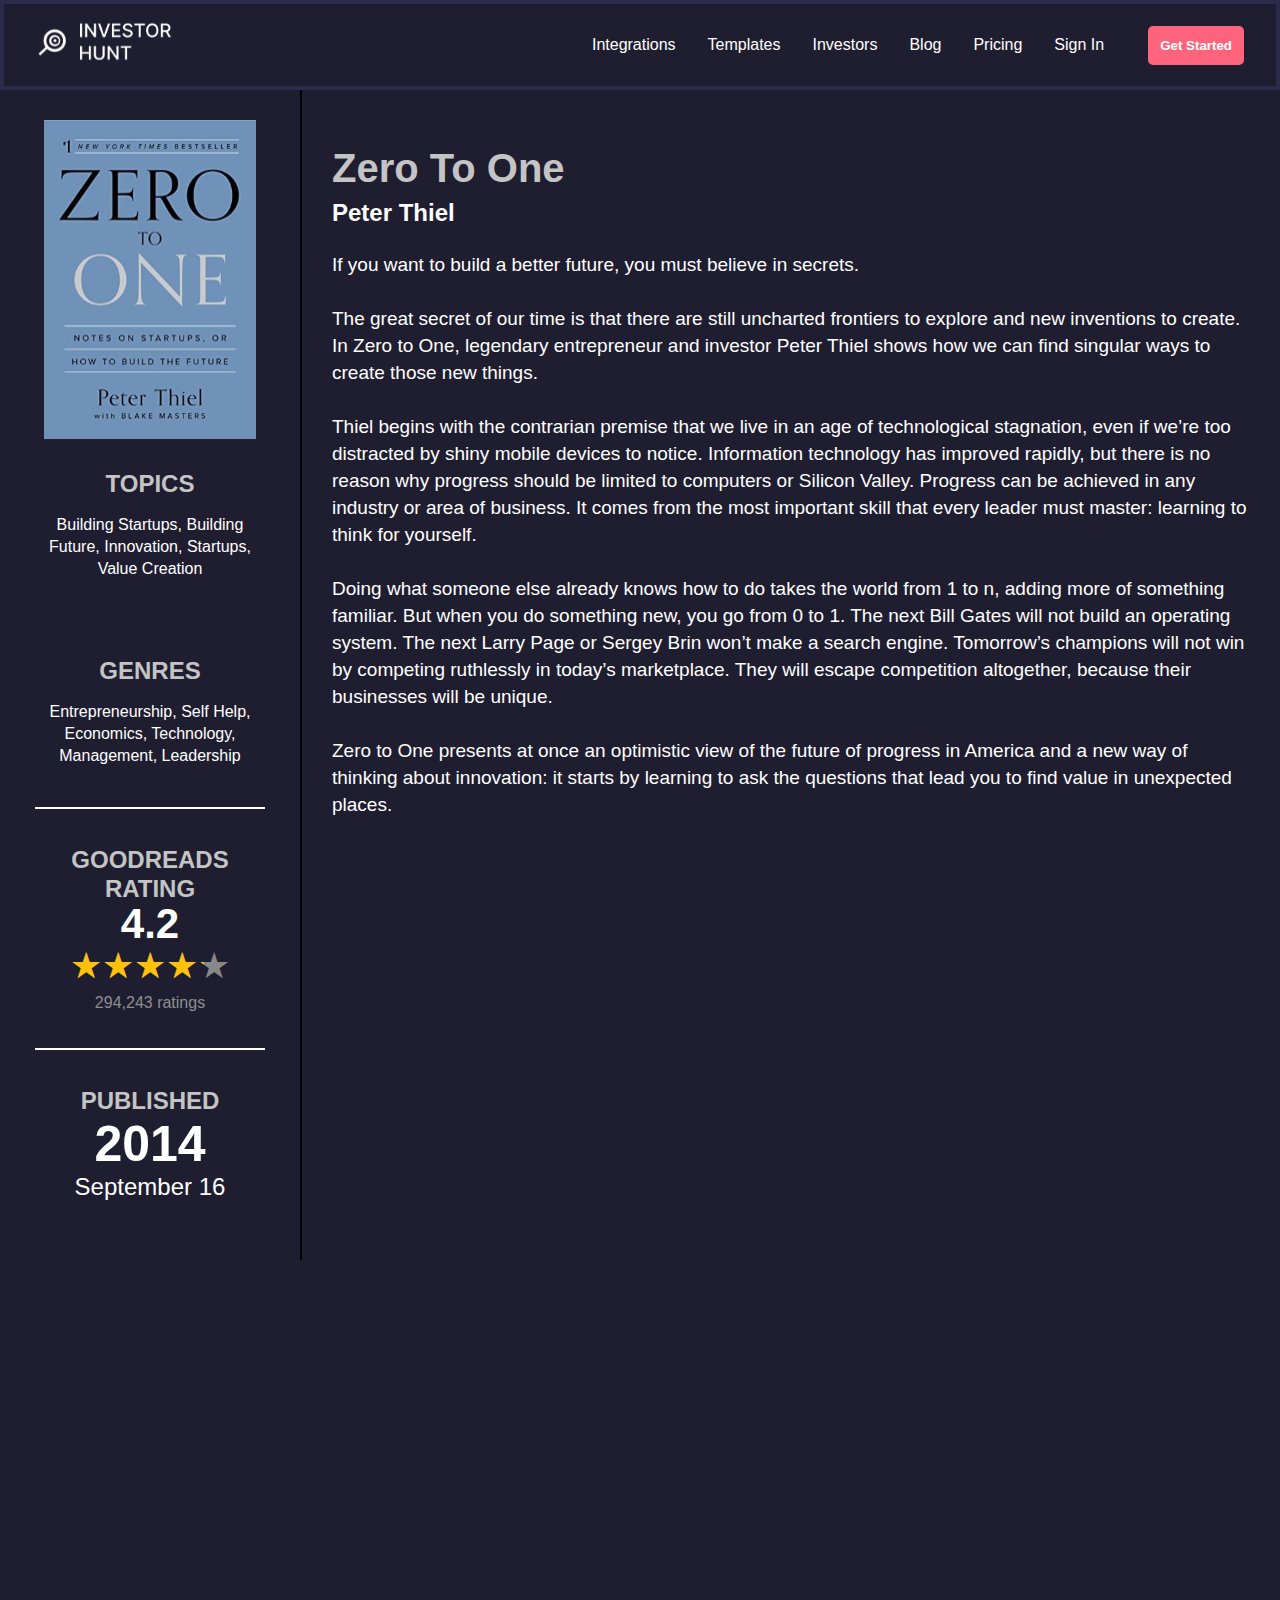
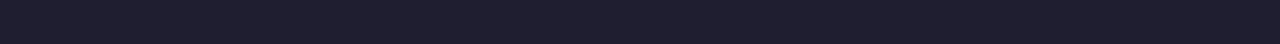
<file: book.html>
<!DOCTYPE html>
<html lang="en">
    <meta charset="UTF-8" />
    <meta name="viewport" content="width=device-width,initial-scale=1" />
    <link rel="stylesheet" href="./index.css" />
    <link rel="stylesheet" href="./book.css" />

    <title>Book Details</title>

    <body>
        <div id="main">
            <nav id="navbar">
                <div id="logo">
                    <img src="./public/IH_logo.svg" alt="Investor Hunt Logo" />
                </div>
                <input id="menuToggle" type="checkbox" />
                <label id="menuButtonContainer" for="menuToggle">
                    <div id="menuButton"></div>
                </label>

                <ul id="menu">
                    <li>
                        <a
                            class="link"
                            href="https://investorhunt.co/integrations"
                            >Integrations</a
                        >
                    </li>
                    <li>
                        <a class="link" href="https://investorhunt.co/templates"
                            >Templates</a
                        >
                    </li>
                    <li>
                        <a class="link" href="https://investorhunt.co/investors"
                            >Investors</a
                        >
                    </li>
                    <li>
                        <a class="link" href="https://investorhunt.co/blogs"
                            >Blog</a
                        >
                    </li>
                    <li>
                        <a class="link" href="https://investorhunt.co/pricing"
                            >Pricing</a
                        >
                    </li>
                    <li>
                        <a
                            class="link"
                            href="https://investorhunt.co/users/sign_in"
                            >Sign In</a
                        >
                    </li>
                    <li>
                        <button id="startBtn">
                            <a href="https://investorhunt.co/users/sign_up"
                                >Get Started</a
                            >
                        </button>
                    </li>
                </ul>
            </nav>

            <main id="bookPage">
                <aside id="left">
                    <div id="imgDiv">
                        <img
                            src="./public/sample_book.svg"
                            alt="Sample book"
                            id="bookPageImage"
                        />
                    </div>
                    <div id="bookInfo">
						<input id="more" type="checkbox"/>
                        <label id="moreLabel" for="more"></label>
                        <div class="bookSection">
                            <span class="subheading">TOPICS</span>
                            <p>
                                Building Startups, Building Future, Innovation,
                                Startups, Value Creation
                            </p>
                        </div>

                        <div id="hidden">
                            <div class="bookSection">
                                <span class="subheading">GENRES</span>
                                <p>
                                    Entrepreneurship, Self Help, Economics,
                                    Technology, Management, Leadership
                                </p>
                            </div>
                            <div class="bookSection">
                                <span class="subheading">GOODREADS RATING</span>
                                <span id="bookRating">4.2</span>

                                <div class="ratingStars">
                                    <div class="ratingUpper" style="width: 84%">
                                        <span>★</span>
                                        <span>★</span>
                                        <span>★</span>
                                        <span>★</span>
                                        <span>★</span>
                                    </div>
                                    <div class="ratingLower">
                                        <span>★</span>
                                        <span>★</span>
                                        <span>★</span>
                                        <span>★</span>
                                        <span>★</span>
                                    </div>
                                </div>
                                <span id="ratingsCount">294,243 ratings</span>
                            </div>
                            <div class="bookSection">
                                <span class="subheading">PUBLISHED</span>
                                <span id="year">2014</span>
                                <span id="date">September 16</span>
                            </div>
                        </div>
                    </div>
                </aside>
                <section id="right">
                    <span id="title">Zero To One</span>
                    <span id="author">Peter Thiel</span>
                    <span id="description">
                        If you want to build a better future, you must believe
                        in secrets.<br /><br />The great secret of our time is
                        that there are still uncharted frontiers to explore and
                        new inventions to create. In Zero to One, legendary
                        entrepreneur and investor Peter Thiel shows how we can
                        find singular ways to create those new things.
                        <br /><br />Thiel begins with the contrarian premise
                        that we live in an age of technological stagnation, even
                        if we’re too distracted by shiny mobile devices to
                        notice. Information technology has improved rapidly, but
                        there is no reason why progress should be limited to
                        computers or Silicon Valley. Progress can be achieved in
                        any industry or area of business. It comes from the most
                        important skill that every leader must master: learning
                        to think for yourself.<br /><br />Doing what someone
                        else already knows how to do takes the world from 1 to
                        n, adding more of something familiar. But when you do
                        something new, you go from 0 to 1. The next Bill Gates
                        will not build an operating system. The next Larry Page
                        or Sergey Brin won’t make a search engine. Tomorrow’s
                        champions will not win by competing ruthlessly in
                        today’s marketplace. They will escape competition
                        altogether, because their businesses will be unique.
                        <br /><br />Zero to One presents at once an optimistic
                        view of the future of progress in America and a new way
                        of thinking about innovation: it starts by learning to
                        ask the questions that lead you to find value in
                        unexpected places.
                    </span>
                </section>
            </main>
        </div>
    </body>
</html>
</file>
<file: index.css>
html,
body {
    font-family: "Segoe UI", Tahoma, Geneva, Verdana, sans-serif;
    color: white;
}

#main {
    position: absolute;
    top: 0;
    left: 0;
    width: 100%;
    padding-bottom: 24rem;

    background: #1f1e30;
}

#header {
    display: flex;
    align-items: center;
    justify-content: space-between;

    /* padding: 12px;	 */
}

#navbar {
    display: flex;
    flex-direction: row;
    align-items: center;
    justify-content: space-between;
    color: #fff;
    height: 50px;
    padding: 1em;
    border: 4px solid #2c2b4c;
}

#menu {
    display: flex;
    flex-direction: row;
    align-items: center;
    list-style-type: none;
    margin: 0;
    padding: 0;
}

#menu > li {
    margin: 0 1rem;
    /* overflow: hidden; */
}

#menuButtonContainer {
    display: none;
    height: 30px;
    width: 30px;
    cursor: pointer;
    flex-direction: column;
    justify-content: center;
    align-items: center;
}

#menuToggle {
    display: none;
}

#menuButton,
#menuButton::before,
#menuButton::after {
    display: block;
    background-color: #fff;
    position: absolute;
    height: 4px;
    width: 30px;
    transition: transform 400ms cubic-bezier(0.23, 1, 0.32, 1);
    border-radius: 2px;
}

#menuButton::before {
    content: "";
    margin-top: -8px;
}

#menuButton::after {
    content: "";
    margin-top: 8px;
}

#menuToggle:checked + #menuButtonContainer #menuButton::before {
    margin-top: 0px;
    transform: rotate(135deg);
}

#menuToggle:checked + #menuButtonContainer #menuButton {
    background: rgba(255, 255, 255, 0);
}

#menuToggle:checked + #menuButtonContainer #menuButton::after {
    margin-top: 0px;
    transform: rotate(-135deg);
}

#menu a {
    text-decoration: none;
    color: #ffffff;
}

#startBtn {
    background-color: #ff647c;
    border-radius: 5px;
    border: 0;
    padding: 12px;
    margin-left: 12px;
    cursor: pointer;

    font-weight: bold;
    color: white;
}

#section {
    max-width: 1680px;
    margin: 0 auto;
    /* max-height: 402px; */

    display: flex;
    justify-content: space-between;
    align-items: center;

    background: #2d2c45;
}

#sectionLeft {
    padding: 60px 100px;
    width: 50%;
    order: 1;
}

#sectionRight {
    order: 2;
    flex-shrink: 0;
}

#startupBooks {
    width: 100%;
}

#attract {
    font-size: 32px;
    font-weight: 700;
}

.link:hover {
    cursor: pointer;
}

#wrapper {
    display: flex;
    max-width: 1680px;
    height: 100%;
}

#content {
    display: flex;
    flex-direction: column;
    margin: 20px auto;
	padding: 24px;
	flex-shrink: 1;
}

#modal {
    display: none;
}

#results {
	display: flex;
	border: 1px solid #aaadc6;
    border-radius: 3px;

	position: relative;
	
	padding: 8px 12px;
	background-color: #eee;
}

#resultsText {
	color: black;
	font-weight: 700;
}

#results > input {
	position: absolute;
	width: 30px;
	height: 30px;
	z-index: 1;
	opacity: 0;

	top: 2px;
	right: 9px;
	cursor: pointer;
	display: none;
}

#results > #filters {
	z-index: 0;
	width: 30px;
	display: none;
}

#cross {
	color:rgba(255, 255, 255, 0.66);
    background-color: rgba(5, 5, 27, 0.494);
    display: none;
}

#results > input:hover ~ #cross {
    color: white;
    text-decoration: none;
    cursor: pointer;
    border-radius: 3px;
    background-color: rgba(0, 0, 0, 0.909);
}

/* Books */

#books {
    margin: 24px auto;
    height: 100%;

    display: grid;
    gap: 4rem;

    flex-shrink: 0;
    grid-template-columns: repeat(1, 1fr);
}

.book {
    max-width: 240px;
    max-height: 360px;

    display: flex;
    flex-direction: column;
    padding: 10px;

    background: #2d2c45;
}

#bookImage {
    max-width: 130px;
    max-height: 196px;

    margin: 0 auto;
}

.tag {
    width: 55px;
    height: 20px;

    text-align: center;
    position: relative;
}

.tagRect {
    width: 65px;
    height: 23px;
}

.tagSpan {
    position: absolute;
    top: 50%;
    left: 50%;
    transform: translate(-50%, -50%);
    font-size: 11px;
    font-weight: 600;
}

#bookInfo {
    display: flex;
    flex-direction: column;
    margin: 5px;
}

#bookInfoSection {
    margin: 0 18px;
    display: flex;
    flex-direction: column;
    gap: 5px;
}

#bookTitle {
    font-weight: 700;
    font-size: 20px;
    cursor: pointer;
}

#bookAuthor {
    color: #c4c4c4;
    font-weight: 400;
    font-size: 12px;
}

#ratings {
    display: flex;
    flex-direction: row;
    align-items: center;
}

#ratingSpan {
    color: #8e8e8e;
    font-size: 10px;
    margin-right: 4px;
}

.ratingStars {
    display: inline-block;
    unicode-bidi: bidi-override;
    color: #888888;
    font-size: 25px;
    height: 25px;
    width: auto;
    margin: 0;
    position: relative;
    padding: 0;
}

.ratingLower {
    padding: 0;
    display: flex;
    font-size: 18px;
}

.ratingUpper {
    color: #ffc107;
    padding: 0;
    position: absolute;
    z-index: 1;
    display: flex;
    top: 0;
    left: 0;
    overflow: hidden;
    font-size: 18px;
}

#rating {
    margin: 0 6px;
}

#ratingsCount {
    color: #8e8e8e;
    font-size: 8px;
}

#buttons {
    margin-top: 12px;

    display: flex;
    justify-content: space-between;
    gap: 8px;
}

#amazon {
    border: 0;
    border-radius: 5px;
    padding: 2px 14px;
    font-size: 13px;

    color: white;
    background: #6979f8;

    cursor: pointer;
}

#bookDetails {
    border: 0;
    border-radius: 5px;
    padding: 2px 14px;
    font-size: 13px;

    color: white;
    background: #9ba6fa;

    cursor: pointer;
}

/* Left bar */

#leftBar {
    height: 100vh;
    min-width: 223px;
    max-width: 332px;
    flex-grow: 1;

    padding: 40px 20px;
    border: 4px solid #2c2b4c;
}

#hiddenFilters {
    display: none;
}

#popular {
    display: flex;
    align-items: center;
    width: 100%;
    margin-bottom: 64px;
}

.checkbox {
    width: 20px;
    height: 20px;
    accent-color: #7bbe72;
}

#leftTag {
    width: 100px;
    height: 27px;
    position: relative;
}

#leftTagRect {
    width: 140px;
    height: 30px;
}

#leftCrown {
    position: absolute;
    top: 50%;
    left: 25%;
    transform: translate(-50%, -50%);
    font-size: 15px;
    font-weight: 600;
}

#leftPopular {
    position: absolute;
    top: 50%;
    left: 75%;
    transform: translate(-50%, -50%);
    font-size: 15px;
    font-weight: 600;
}

.filterLabel {
    margin-top: 32px;
    display: flex;
    align-items: center;
    gap: 12px;

	cursor: pointer;
}

#topicsCheckbox {
	float: right;
	height: 0;
}

#topicItems {
	height: 300px;
	overflow: hidden;
	transition: all 500ms ease-in-out;
}

#topicsCheckbox:checked ~ #topicItems {
	height: 0;
}

.arrow {
	transition: all 500ms ease-in-out;
}

#topicsCheckbox:checked + .filterLabel .arrow {
	transform: rotate(180deg);
}

#genresCheckbox {
	height: 0;
	float: right;
}

#genresItems {
	height: 60px;
	overflow: hidden;
	transition: all 500ms ease-in-out;
}

#genresCheckbox:checked ~ #genresItems {
	height: 0;
}

#genresCheckbox:checked + .filterLabel .arrow {
	transform: rotate(180deg);
}

#authorsCheckbox {
	height: 0;
	float: right;
}

#authorsItems {
	height: 60px;
	overflow: hidden;
	transition: all 500ms ease-in-out;
}

#authorsCheckbox:checked ~ #authorsItems {
	height: 0;
}

#authorsCheckbox:checked + .filterLabel .arrow {
	transform: rotate(180deg);
}

.input {
    margin: 14px 0;
    width: 100%;
    padding: 8px;
    box-sizing: border-box;

    color: white;
    background-color: #1f1e30;
    border: 1px solid #aaadc6;
    border-radius: 7px;
}

.input:focus {
    outline: none;
}

.checkboxLabel {
    display: flex;
    align-items: center;
    gap: 12px;
}

#topics {
    display: flex;
    flex-direction: column;
    gap: 8px;
}

@media (max-width: 800px) {
    #menuButtonContainer {
        display: flex;
    }

    #menu {
        position: absolute;
        top: 0;
        margin-top: 90px;
        left: 0;

        flex-direction: column;
        justify-content: center;
        align-items: center;
        width: 98%;
    }

    #menuToggle ~ #menu li {
        height: 0;
        margin: 0;
        padding: 0;
        border: 0;
        transition: height 400ms cubic-bezier(0.23, 1, 0.32, 1);
    }

    #menuToggle:checked ~ #menu li {
        border: 1px solid #444;
        height: 2.5em;
        padding: 0.5em;
        transition: height 400ms cubic-bezier(0.23, 1, 0.32, 1),
            opacity 400ms ease-in-out;
    }

    #menu > li {
        opacity: 1;
        display: flex;
        align-items: center;
        justify-content: center;
        margin: 0;
        padding: 0.5em 0;
        width: 100%;
        color: white;
        background-color: rgb(28, 22, 59);
    }
    #menu > li:not(:last-child) {
        border-bottom: 1px solid #444;
    }

    #menuToggle:not(:checked) ~ #menu > li {
        opacity: 0;
        transition: height 400ms cubic-bezier(0.23, 1, 0.32, 1),
            opacity 200ms ease-in-out;
    }
}

@media (max-width: 950px) {
    #books {
        margin-top: 24px;
        grid-template-columns: repeat(1, 1fr);
    }

    #content {
        padding: 0 12px;
		width: 100%;
    }
	
}
@media (max-width: 650px) {
    #wrapper {
        display: flex;
        flex-direction: column;
    }

    #content {
        width: 90%;
    }

    #leftBar {
        display: none;
    }

    #results input:checked ~ #modal {
        position: fixed;

        top: 0;
        left: 0;
        width: 100vw;
        height: 100vh;
        z-index: 2;

        display: flex;
        align-items: center;
        justify-content: center;

        background-color: rgba(255, 255, 255, 0.5);
    }

    #results input:checked ~ #modal > #modalContent {
        background-color: #1f1e30;
        z-index: 3;
        margin: 20px;
        padding: 20px;
        border: 1px solid #888;
        width: 80%;
		height: 90%;
    }

    #close {
        color: #aaaaaa;
        float: right;
        font-size: 28px;
        font-weight: bold;
    }

	#results > input {
		display: block;
		margin-left: auto;
	}

    #results > input:checked {
        position: fixed;
		cursor: pointer;
        float: right;
        top: 48px;
        right: 48px;

        z-index: 4;
        width: 40px;
        height: 40px;
        opacity: 0;
    }

	#results > input ~ #filters {
		display: block;
		margin-left: auto;
	}

    #results > input:checked + #cross {
        font-size: 38px;
        position: fixed;
        float: right;
        top: 50px;
        right: 50px;

        z-index: 3;
        width: 40px;
        height: 40px;
        display: flex;
        align-items: center;
        justify-content: center;
    }

    #books {
        grid-template-columns: repeat(1, 1fr);
    }
}

@media (min-width: 950px) {
    #books {
        padding: 0px 48px;
        grid-template-columns: repeat(2, 1fr);
    }

}

@media (min-width: 1200px) {
    #books {
        gap: 4rem;
        padding: 0;
        grid-template-columns: repeat(3, 1fr);
    }

}

/* Middle section */

@media (max-width: 1200px) {
    #sectionLeft {
        padding: 40px 60px;
    }
}

@media (max-width: 1000px) {
    #section {
        display: flex;
        flex-direction: column;
        padding: 20px;
    }
    #sectionLeft {
        order: 2;
        width: 100%;
        padding: 20px;
    }
    #sectionRight {
        order: 1;
    }
}
</file>
<file: book.css>
#bookPage {
	display: flex;
	flex-direction: column;
	align-items: center;
}

#left {
    display: flex;
    flex-direction: column;

    padding: 30px;
    align-items: center;
    text-align: center;
}

#bookInfo {
	position: relative;
}

#imgDiv {
    height: 320px;
	width: 100%;
}

#bookPageImage {
    /* width: 100%; */
    height: 100%;
	/* object-fit: cover; */
}

.bookSection {
    border-bottom: 2px solid white;

    display: flex;
    flex-direction: column;
    align-items: center;
}

.bookSection:last-child {
	border: none;
}

.subheading {
    color: #c4c4c4;
    font-weight: 700;
    font-size: 24px;
    line-height: 29px;
}

.bookSection p {
    font-weight: 500;
    font-size: 16px;
    line-height: 22px;
    text-align: center;

    color: #ffffff;
}

.bookSection {
	margin-top: 12px;
}

#bookInfo > .bookSection {
	margin-top: 24px;
}

#hidden {
	display: none;
}

#moreLabel {
	position: absolute;
	top: 100%;
	right: 0;
}

#more {
	display: none;
}

#moreLabel:hover {
	border-bottom: 2px solid #fff;
}

#moreLabel:after {
	content: "Show more...";

	cursor: pointer;
	font-size: 18px;
	color: #fff;
}

#more:checked + #moreLabel::after {
	content: "Show less...";

	cursor: pointer;
	font-size: 18px;
	color: #fff;
}

#more:checked ~ #hidden {
	display: flex;
	flex-direction: column;

	height: 100%;
	margin-bottom: 24px;
}

#more:not(:checked) ~ .bookSection {
	border: none;
}

.info {
    color: #c4c4c4;
    font-size: 24px;
    font-weight: bold;
}

#bookRating {
    font-size: 42px;
    font-weight: 700;
    line-height: 42px;
}

.ratingStars {
    margin-bottom: 24px;
}

.ratingLower {
    font-size: 36px;
}

.ratingUpper {
    font-size: 36px;
}

#ratingsCount {
    color: #8e8e8e;
    font-size: 16px;
	margin-bottom: 12px;
}

#year {
    font-size: 50px;
    font-weight: 700;
}

#date {
    font-size: 24px;
}

/* RIGHT */

#right {
	margin-top: 24px;
    display: flex;
    flex-direction: column;

    padding: 0 30px;
}

#title {
    font-weight: 700;
    font-size: 40px;
    line-height: 48px;

    color: #c4c4c4;
}

#author {
    margin-top: 6px;
    font-weight: 700;
    font-size: 24px;
    line-height: 29px;
}

#description {
    margin-top: 24px;

    font-weight: 400;
    font-size: 19px;
    line-height: 27px;

    color: #ffffff;
}

@media (min-width: 700px) {
    #bookInfo {
        max-height: none;
    }
    .bookSection {
        padding: 24px 0;
		border-bottom: 2px solid white;
    }

	#bookInfo > .bookSection {
		margin: 0;
		border-bottom: 2px solid white;
	}

	#moreLabel {
		display: none;
	}

	#hidden {
		display: flex;
		flex-direction: column;
	}

    #bookPage {
        flex-direction: row;
        align-items: flex-start;
    }
    #left {
        height: 100%;
        max-width: 240px;
        flex-shrink: 0;

        border-right: 2px solid black;
    }

    #right {
        padding: 30px;
    }
}
</file>
